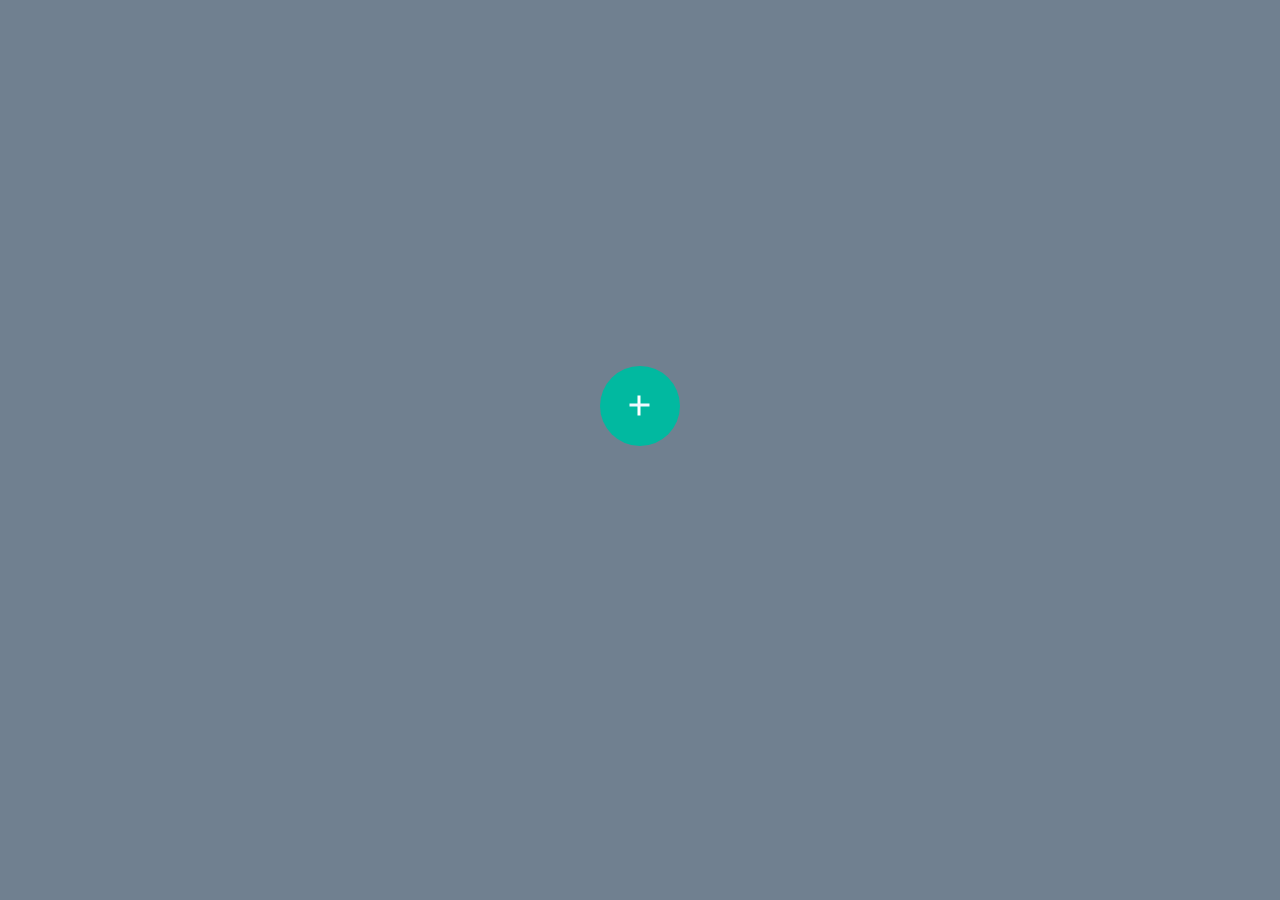
<file: Activador/index.html>
<link rel="stylesheet" href="styles.css">
<body>
    <div class="container" id="container">
        <div class="text" id="texto">
            <h1>Rafael Murrieta</h1>
            <p>Soy un apasionado del desarrollo web y mi sed de conocimiento me motiva a explorar este apasionante mundo día a día.
                 Desde mis primeros pasos en la programación, me he embarcado en un emocionante viaje de aprendizaje, expandiendo mis
                  habilidades en HTML, CSS y JavaScript, así como explorando bibliotecas y frameworks modernos como React y Vue. A</p>
        </div>
        <input type="checkbox" name="" id="boton" hidden>
        <label for="boton" id="circulo">
            <div></div>
            <div></div>
        </label>
    </div>
    <script src="index.js"></script>
</body>
</file>
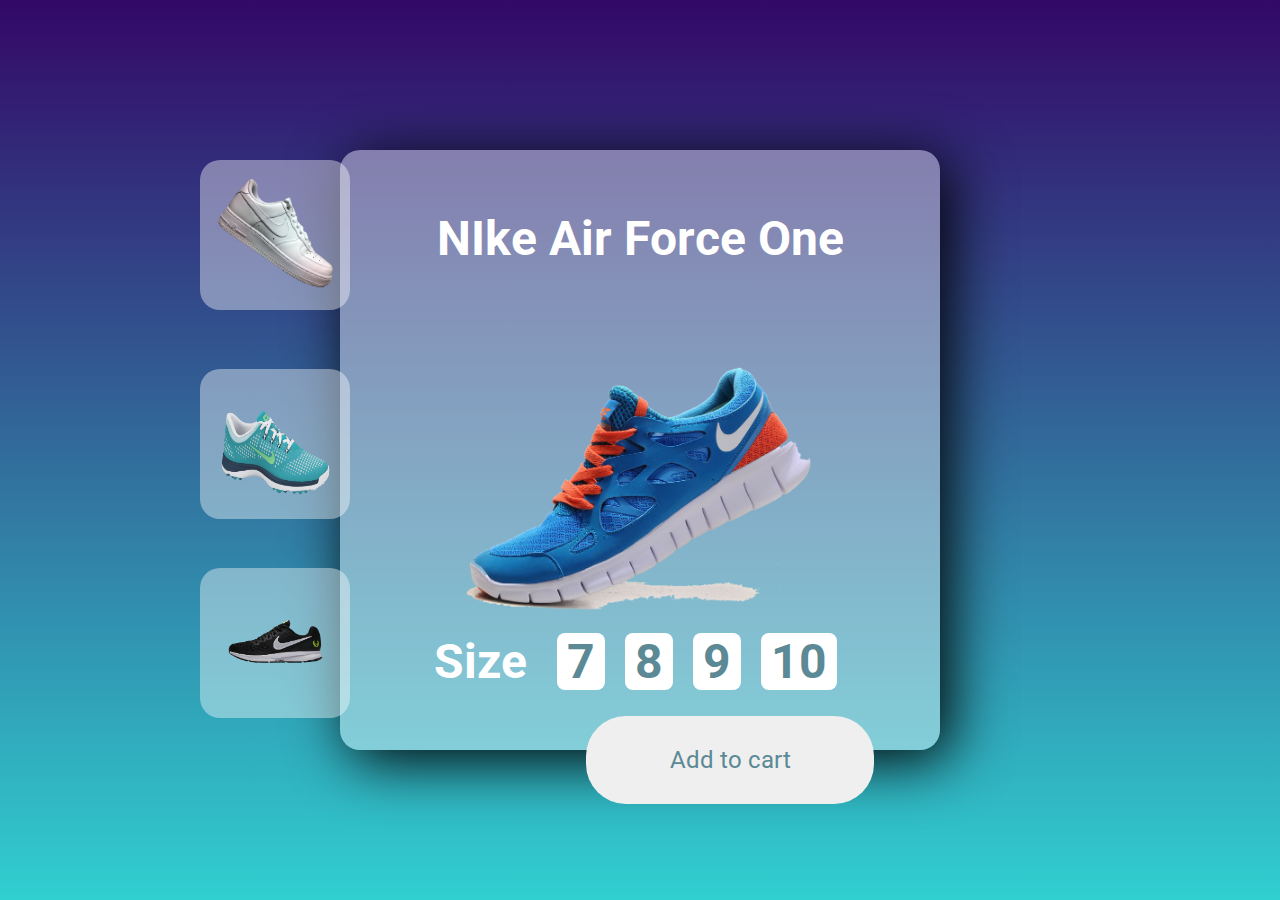
<file: card/index.html>
<!DOCTYPE html>
<html lang="en">
<head>
    <meta charset="UTF-8">
    <meta name="viewport" content="width=device-width, initial-scale=1.0">
    <title>Document</title>
    <link rel="stylesheet" href="syles.css">
</head>
<body>
    
    <div class="container">
        <div class="card-container">
        <div class="card">
            <div class="card-title">NIke Air Force One</div>
            <div class="card-img child1"><button><img src="images/2.png" alt="" id="child1"></button></div>
            <div class="card-img child2" ><button><img src="images/3.png" alt="" id="child2" ></button></div>
            <div class="card-img child3"><button><img src="images/5.png" alt="" id="child3" ></button></div>
            <div class="card-body"><img src="images/1.png" alt="" class="img-body" id="img-body"></div>
            <div class="card-size"><div class="title-size">Size</div> <div>7</div>
            <div>8</div>
            <div>9</div>
            <div>10</div></div>
            <div class="card-button">
                <button>Add to cart</button>
            </div>
        </div>
        
        </div>
    </div>      
    <script src="index.js"></script>
</body>
</html>
</file>
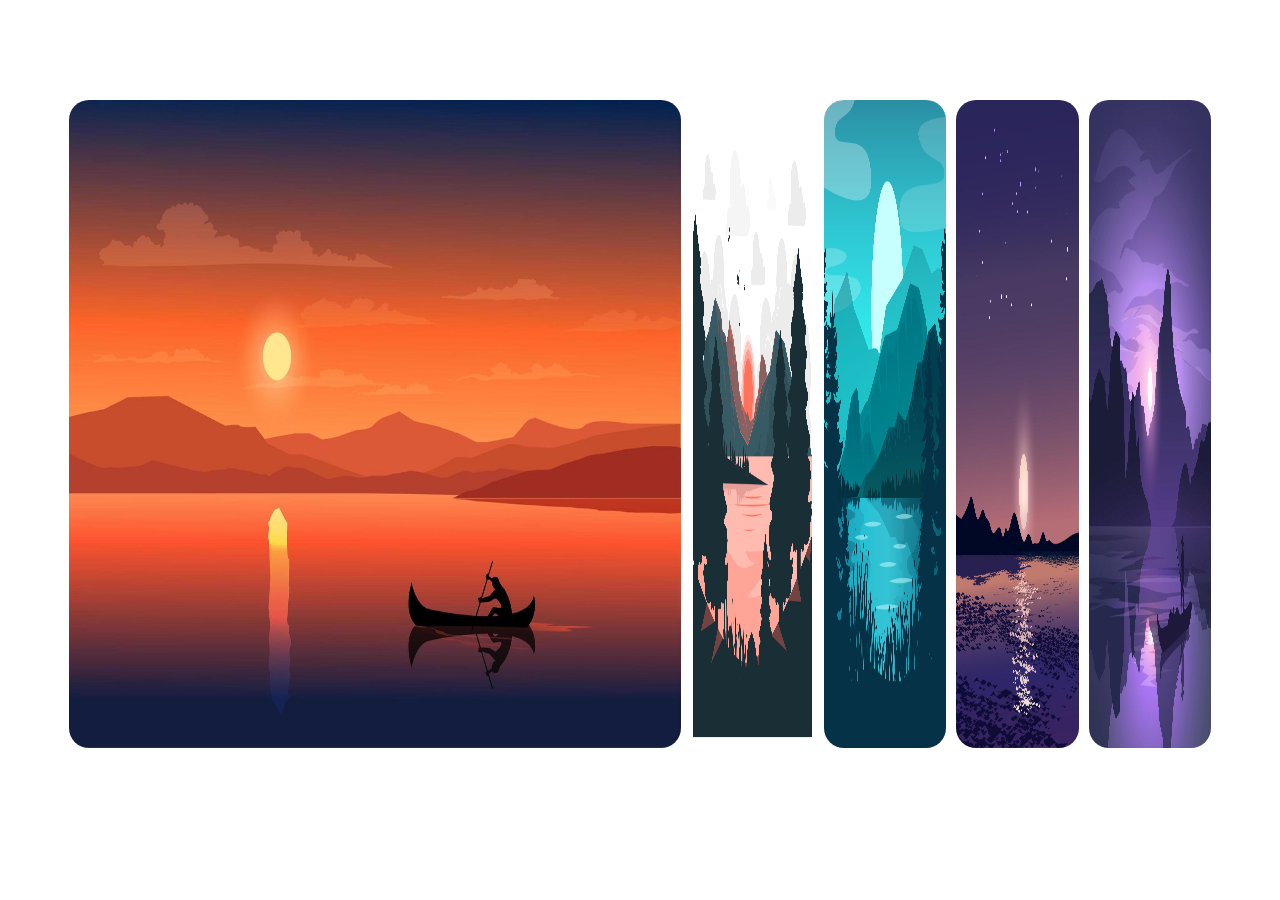
<file: Card_expanding/index.html>
<!DOCTYPE html>
<html lang="en">
<head>
    <meta charset="UTF-8">
    <meta name="viewport" content="width=device-width, initial-scale=1.0">
    <title>Cards</title>
    <link rel="stylesheet" href="styles.css">
</head>
<body>
    <div class="container">
        <div class="cards-container">
            <div class="card" id="select" style="width: 1000px;"><img src="images/sunset-with-man-on-canoe-vector.jpg" alt=""></div>
            <div class="card"><img src="images/8392211.jpg" alt=""></div>
            <div class="card"><img src="images/6969720_3452442.jpg" alt=""></div>
            <div class="card"> <img src="images/5.jpg  " id="svg" alt=""></div>
            <div class="card"><img src="images/sunset-landscape-at-lake-with-fisherman-vector.jpg" alt=""></div>
        </div>
    </div>
</body>
<script src="app.js"></script>
</html>
</file>
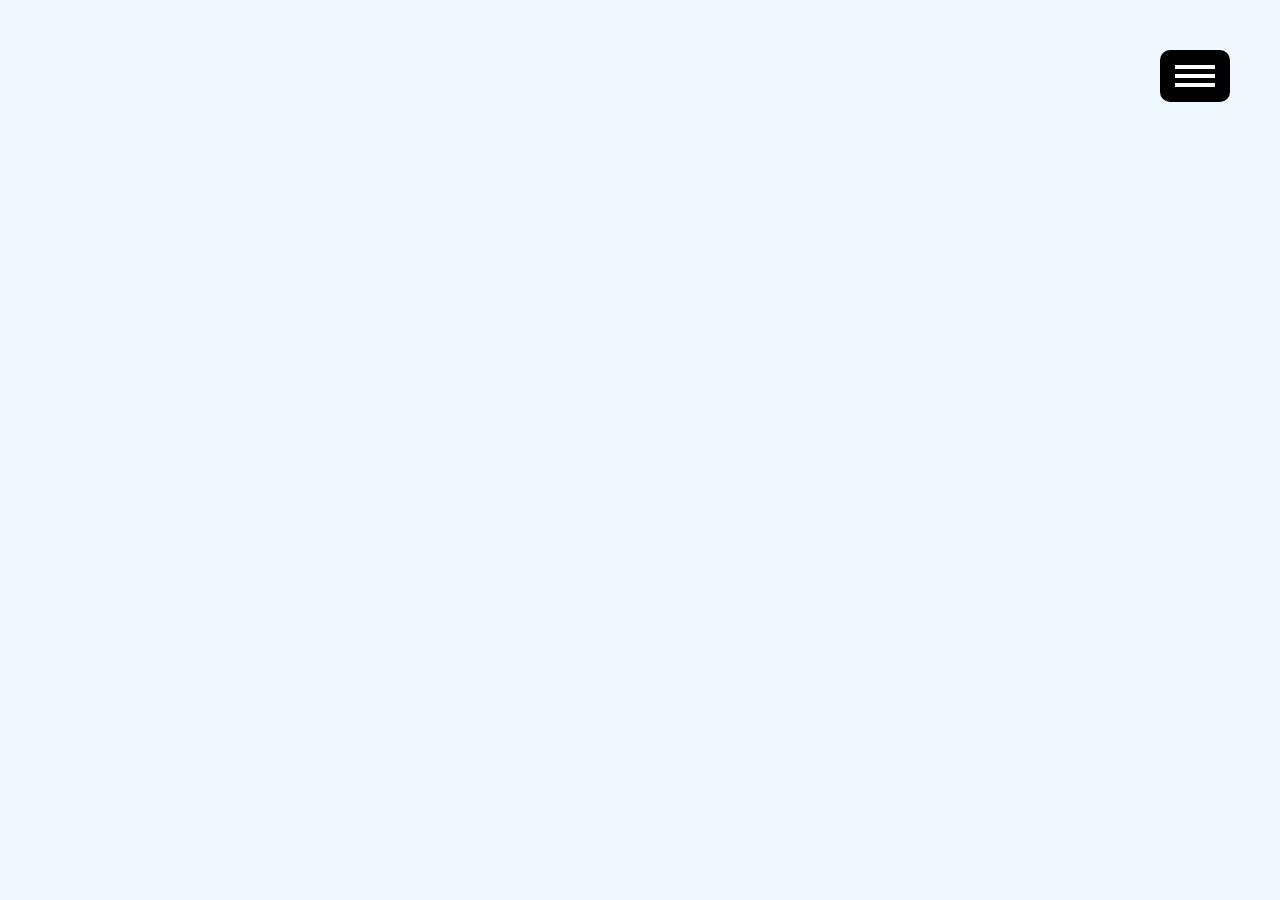
<file: hambuger/index.html>
<!DOCTYPE html>
<html lang="en">
<head>
    <meta charset="UTF-8">
    <meta name="viewport" content="width=device-width, initial-scale=1.0">
    <title>Document</title>
    <link rel="stylesheet" href="styles.css">
</head>
<body>
    <div class="body-menu">

    <div class="container-items">
        <div class="body-hambuger">
            <div class="container-ambuger" id="container-ambuger">
                <input type="checkbox" name="ambuger" id="ambuger" hidden>
                <label for="ambuger">
                    <span id="ambuger-span" class="ambuger-span"></span>
                    <span id="ambuger-span" class="ambuger-span"></span>
                    <span id="ambuger-span" class="ambuger-span"></span>
                </label>
            </div>
            </div>
            <div class="items-body" id="items-body">
            <div class="items">
            <div class="item" id="item-home"><h1 class="item-option">Home</h1></div>
            <div class="item" id="item-About"><h1 class="item-option">About</h1></div>
            <div class="item-Services item"><h1 class="item-option">Services</h1></div>
            <div class="item-portafolio item"><h1 class="item-option">Portafolio</h1></div>
            <div class="item-Team item"><h1 class="item-option">Team</h1></div>
            <div class="item-Contact item"><h1 class="item-option" >Contact</h1></div>
    </div>
    <div class="body-img" id="body-img">
        <img src="images/home.jpg" alt="">
    </div>
    </div>
    </div>
    </div>
<script src="index.js"></script>
</body>
</html>
</file>
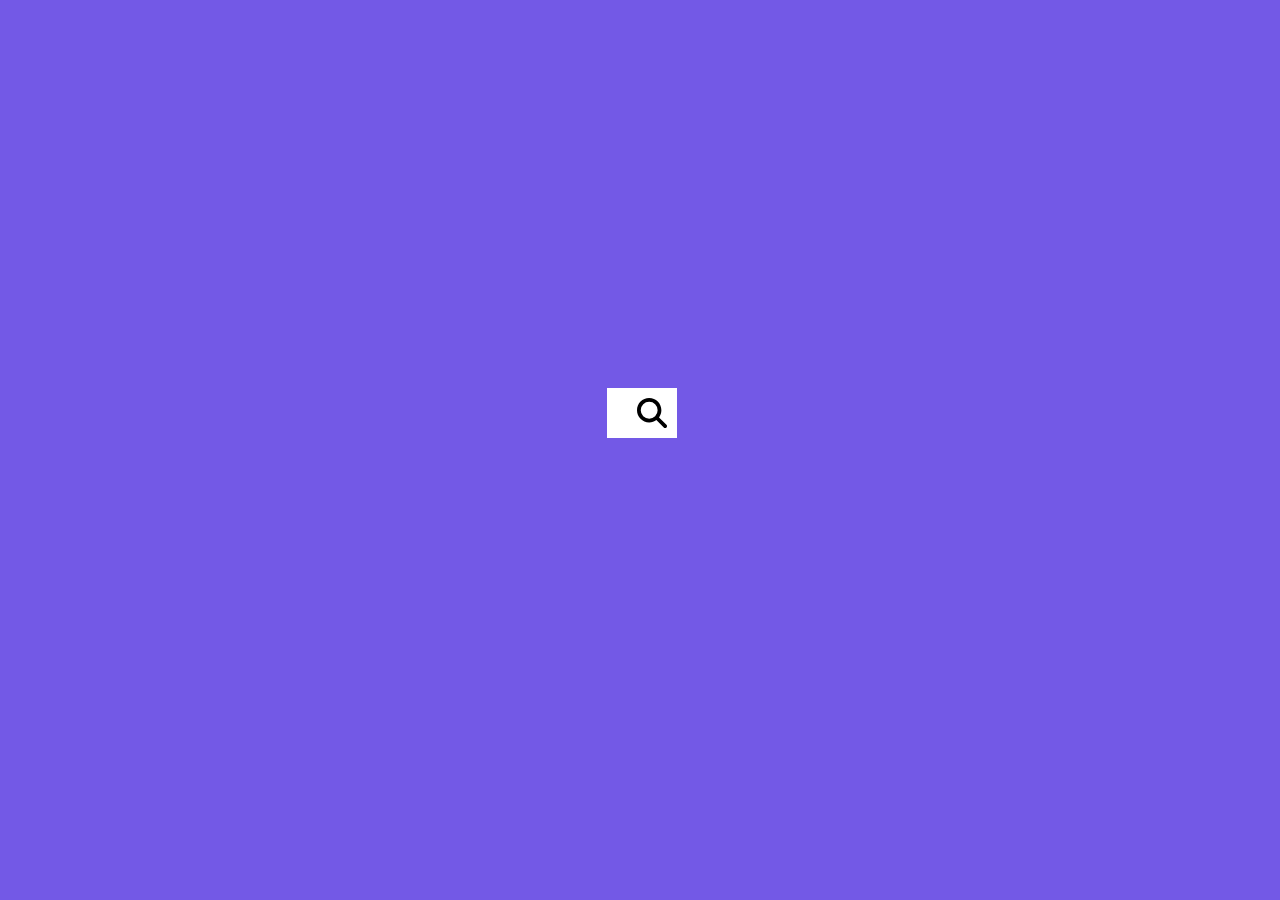
<file: hidden_search/index.html>
<!DOCTYPE html>
<html lang="en">
<head>
    <meta charset="UTF-8">
    <meta name="viewport" content="width=device-width, initial-scale=1.0">
    <title>Search</title>
    <link rel="stylesheet" href="style.css">
</head>
<body>
    <div class="container">
        <div class="input">
            <input type="text" name="" class="searchInp" id="searchInp" placeholder="Search...">
        </div>
        <button class="search" id="search">
            <img src="img/Fa6SolidMagnifyingGlass.svg" alt="">
        </button>
    </div>
</body>
<script src="app.js"></script>
</html>
</file>
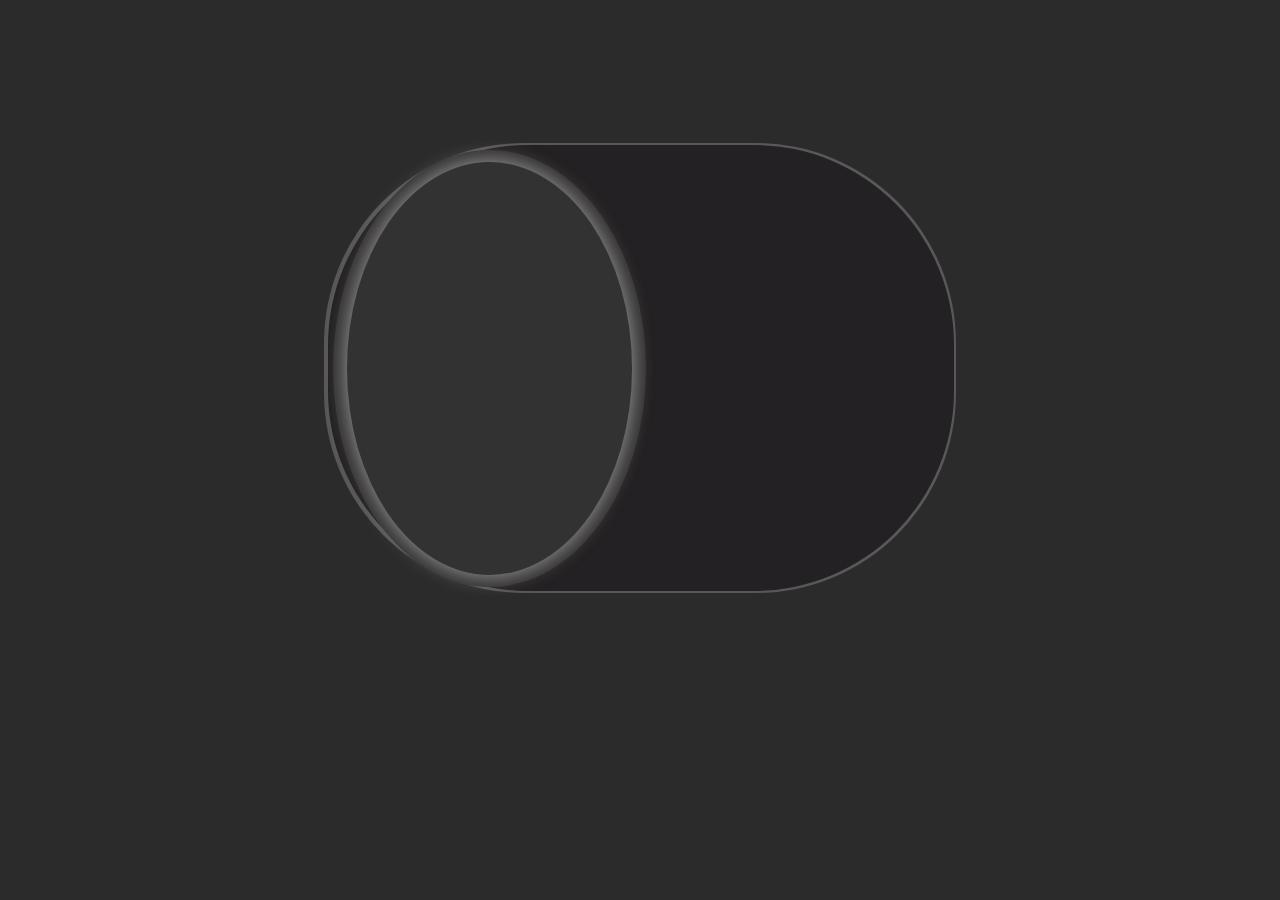
<file: modoOscuro/index.html>
<!DOCTYPE html>
<html lang="en">
<head>
    <meta charset="UTF-8">
    <meta name="viewport" content="width=device-width, initial-scale=1.0">
    <title>Document</title>
    <link rel="stylesheet" href="styles.css">
</head>
<body>
        <div class="button-container">
            <div class="button" id="boton">
               <div class="change" id="change">
                <button id="circle">
                    <div class="button-body" id="button-body">

                    </div>
                </button>
               </div>
            </div>
        </div>
    <script src="index.js"></script>
</body>
</html>
</file>
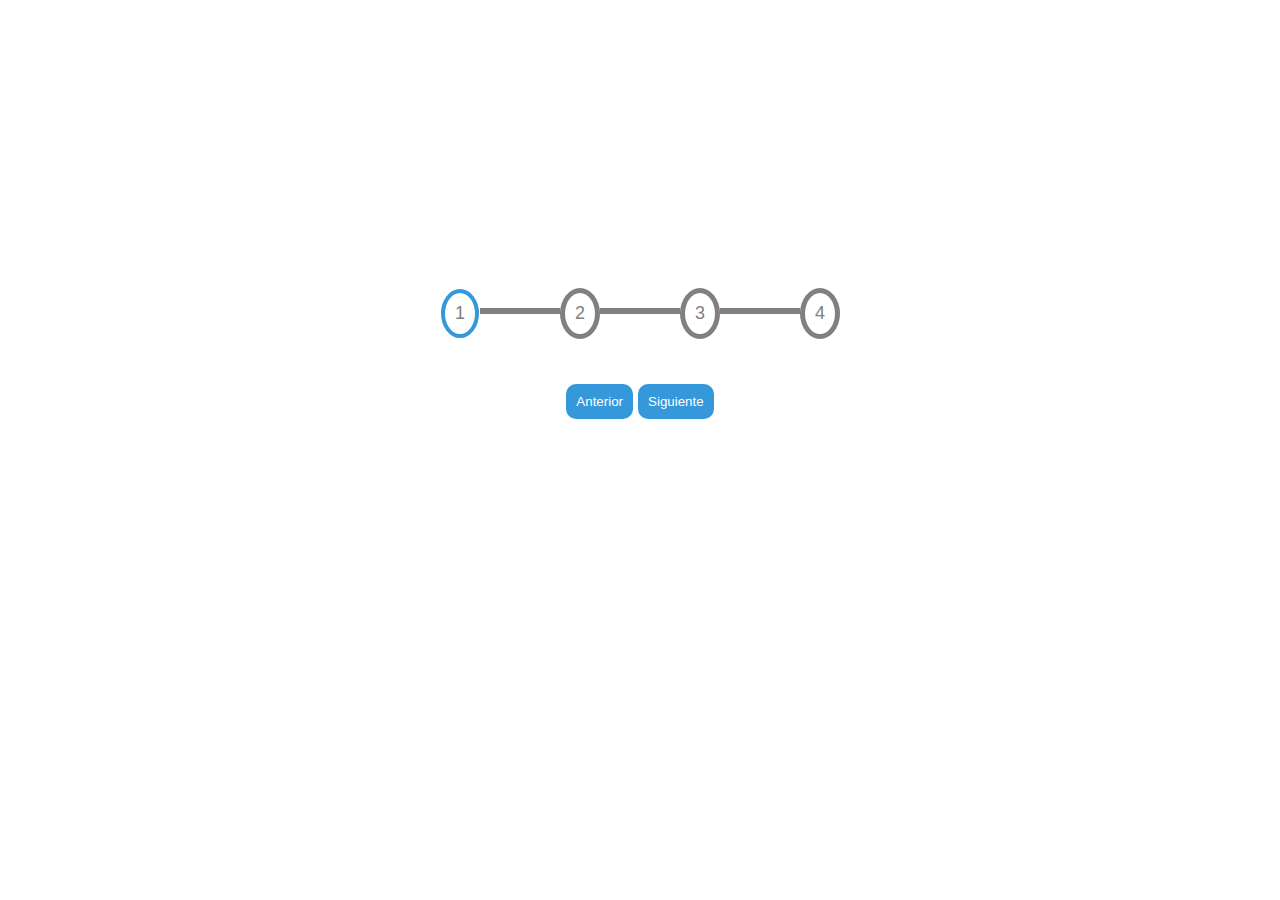
<file: progres/index.html>
<!DOCTYPE html>
<html lang="en">
<head>
    <meta charset="UTF-8">
    <meta name="viewport" content="width=device-width, initial-scale=1.0">
    <title>Progress</title>
    <link rel="stylesheet" href="style.css">
</head>
<body>
<div class="container">
    <div class="numbers">
        <span class="circle" style="box-shadow: 0px 0px 0px 4px #3498DB;" id="fill">1</span>
        <div class="line" id="0"></div>
        <span class="circle">2</span>
        <div class="line" id="1"></div>
        <span class="circle">3</span>
        <div class="line" id="2"></div>
        <span class="circle">4</span>
    </div>
    <div class="buttons">
        <button id="prew">Anterior</button>
        <button id="bef">Siguiente</button>
    </div>
</div>

</body>
<script src="app.js"></script>
</html>
</file>
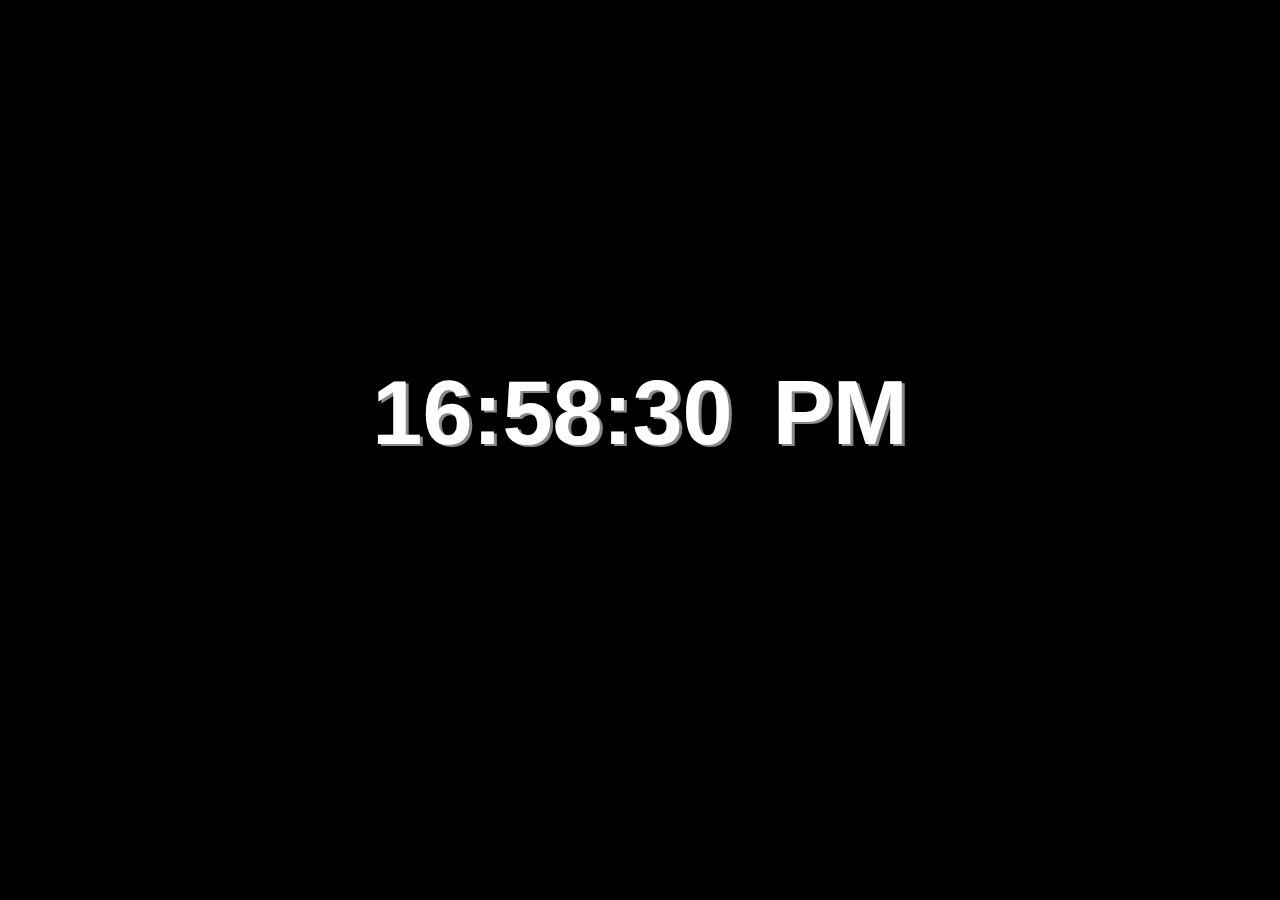
<file: RelojWeb/index.html>
<!DOCTYPE html>
<html lang="en">
<head>
    <meta charset="UTF-8">
    <meta name="viewport" content="width=device-width, initial-scale=1.0">
    <title>Reloj</title>
    <link rel="stylesheet" href="index.css">
</head>
<body>

<div class="contenedor">
        <h1 id="times"></h1>
        <h1 id="time"></h1>
</div>
    <script src="index.js"></script>
</body>
</html>
</file>
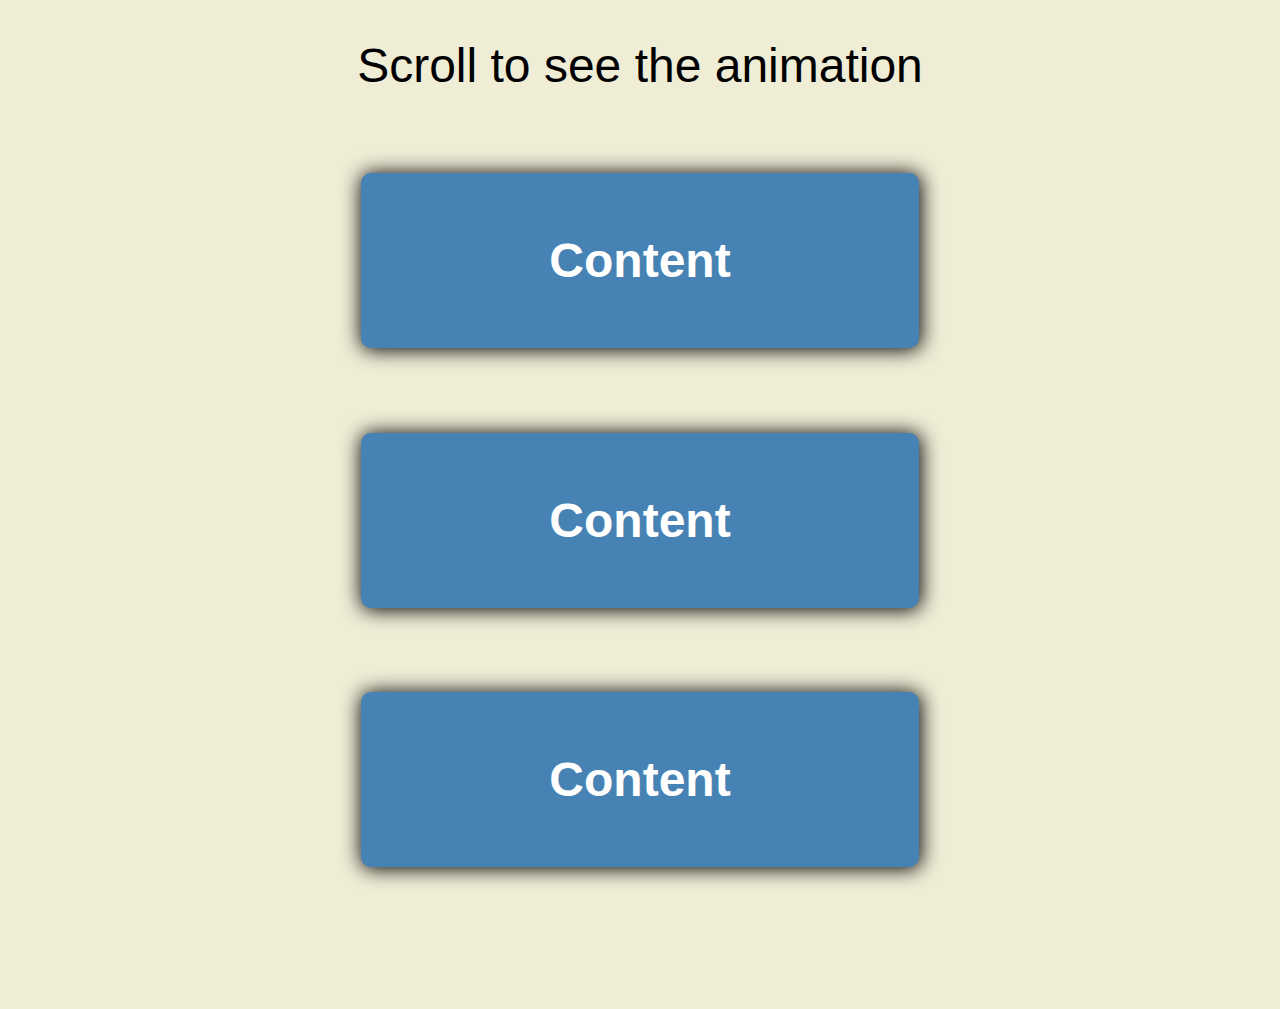
<file: scroll_animation/index.html>
<!DOCTYPE html>
<html lang="en">
<head>
    <meta charset="UTF-8">
    <meta name="viewport" content="width=device-width, initial-scale=1.0">
    <title>Document</title>
    <link rel="stylesheet" href="style.css">
</head>
<body>
    <div class="container" id="container">
        <span class="title">Scroll to see the animation</span>
    </div>
</body>
<script src="script.js"></script>
</html>
</file>
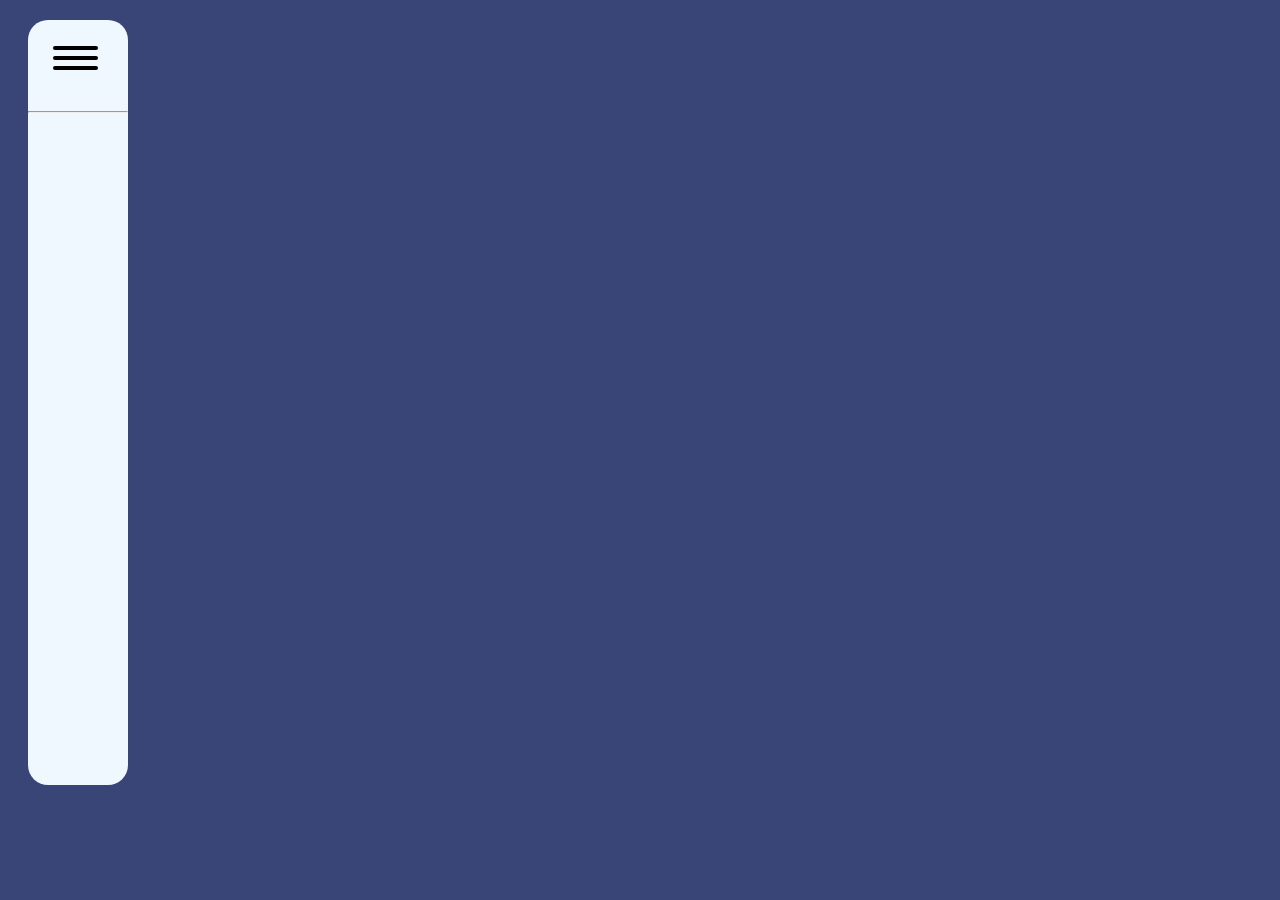
<file: sliderBar/index.html>
<!DOCTYPE html>
<html lang="en">
<head>
    <meta charset="UTF-8">
    <meta name="viewport" content="width=device-width, initial-scale=1.0">
    <title>SliderBar</title>
    <link rel="stylesheet" href="style.css">
</head>
<body>
    <div class="container">
        <div class="ambuger">
         <input type="checkbox" name="" id="butonMenu" hidden class="boton">
         <!--Se asigna que el checknox es de el label para que al precionarlo obtenga que la casilla esta marcada-->
         <label for="butonMenu">
            <div></div>
            <div></div>
            <div></div>
        </label>
        </div>
        <hr>
        <div class="icons">
            
            <div class="house" id="house">
                <input type="checkbox" name="" id="home"hidden>
                <label for="home">
                <svg xmlns="http://www.w3.org/2000/svg" width="40" height="40" fill="black" class="bi bi-house" viewBox="0 0 16 16" id="casita">
                    <path d="M8.707 1.5a1 1 0 0 0-1.414 0L.646 8.146a.5.5 0 0 0 .708.708L2 8.207V13.5A1.5 1.5 0 0 0 3.5 15h9a1.5 1.5 0 0 0 1.5-1.5V8.207l.646.647a.5.5 0 0 0 .708-.708L13 5.793V2.5a.5.5 0 0 0-.5-.5h-1a.5.5 0 0 0-.5.5v1.293L8.707 1.5ZM13 7.207V13.5a.5.5 0 0 1-.5.5h-9a.5.5 0 0 1-.5-.5V7.207l5-5 5 5Z" stroke="#0000"/>
                </svg>
                <span>Home</span>
            </label>
            </div>
            <div class="profile" id="profile">
                <input type="checkbox" name="" id="perfil" hidden>
                <label for="perfil" id="perfilZona">
                <svg xmlns="http://www.w3.org/2000/svg" width="40" height="40" fill="currentColor" class="bi bi-person-fill" viewBox="0 0 16 16" id="perfilIcon">
                    <path d="M3 14s-1 0-1-1 1-4 6-4 6 3 6 4-1 1-1 1H3Zm5-6a3 3 0 1 0 0-6 3 3 0 0 0 0 6Z"  stroke="#0000"/>
                  </svg>
                  <span>Profile</span>
                  </label>
            </div>
            <div class="chat" id="chat">
                <input type="checkbox" name="" id="chateanding" hidden>
                <label for="chateanding" id="mensaje">                
                    <svg xmlns="http://www.w3.org/2000/svg" width="40" height="40" fill="currentColor" class="bi bi-chat-fill" viewBox="0 0 16 16" id="iconMensaje">
                    <path d="M8 15c4.418 0 8-3.134 8-7s-3.582-7-8-7-8 3.134-8 7c0 1.76.743 3.37 1.97 4.6-.097 1.016-.417 2.13-.771 2.966-.079.186.074.394.273.362 2.256-.37 3.597-.938 4.18-1.234A9.06 9.06 0 0 0 8 15z"/>
                  </svg>
                  <span>Mensajes</span>
                </label>

            </div>
            <div class="camera" id="camera">
                <input type="checkbox" name="" id="cam" hidden>
                <label for="cam" id="camaraa">
                <svg xmlns="http://www.w3.org/2000/svg" width="40" height="40" fill="currentColor" class="bi bi-camera-fill" viewBox="0 0 16 16" id="iconcamara">
                    <path d="M10.5 8.5a2.5 2.5 0 1 1-5 0 2.5 2.5 0 0 1 5 0z"/>
                    <path d="M2 4a2 2 0 0 0-2 2v6a2 2 0 0 0 2 2h12a2 2 0 0 0 2-2V6a2 2 0 0 0-2-2h-1.172a2 2 0 0 1-1.414-.586l-.828-.828A2 2 0 0 0 9.172 2H6.828a2 2 0 0 0-1.414.586l-.828.828A2 2 0 0 1 3.172 4H2zm.5 2a.5.5 0 1 1 0-1 .5.5 0 0 1 0 1zm9 2.5a3.5 3.5 0 1 1-7 0 3.5 3.5 0 0 1 7 0z"/>
                  </svg>
                  <span>Camara</span>
                </label>
            </div>
            <div class="settings" id="settings">
                <input type="checkbox" name="" id="configuracion" hidden>
                <label for="configuracion">
                <svg xmlns="http://www.w3.org/2000/svg" width="40" height="40" fill="currentColor" class="bi bi-gear-fill" viewBox="0 0 16 16">
                    <path d="M9.405 1.05c-.413-1.4-2.397-1.4-2.81 0l-.1.34a1.464 1.464 0 0 1-2.105.872l-.31-.17c-1.283-.698-2.686.705-1.987 1.987l.169.311c.446.82.023 1.841-.872 2.105l-.34.1c-1.4.413-1.4 2.397 0 2.81l.34.1a1.464 1.464 0 0 1 .872 2.105l-.17.31c-.698 1.283.705 2.686 1.987 1.987l.311-.169a1.464 1.464 0 0 1 2.105.872l.1.34c.413 1.4 2.397 1.4 2.81 0l.1-.34a1.464 1.464 0 0 1 2.105-.872l.31.17c1.283.698 2.686-.705 1.987-1.987l-.169-.311a1.464 1.464 0 0 1 .872-2.105l.34-.1c1.4-.413 1.4-2.397 0-2.81l-.34-.1a1.464 1.464 0 0 1-.872-2.105l.17-.31c.698-1.283-.705-2.686-1.987-1.987l-.311.169a1.464 1.464 0 0 1-2.105-.872l-.1-.34zM8 10.93a2.929 2.929 0 1 1 0-5.86 2.929 2.929 0 0 1 0 5.858z"/>
                  </svg>
                  <span>Configuraciones</span>
                </label>
            </div>
        </div>
    </div>
<script src="index.js"></script>
</body>
</html>
</file>
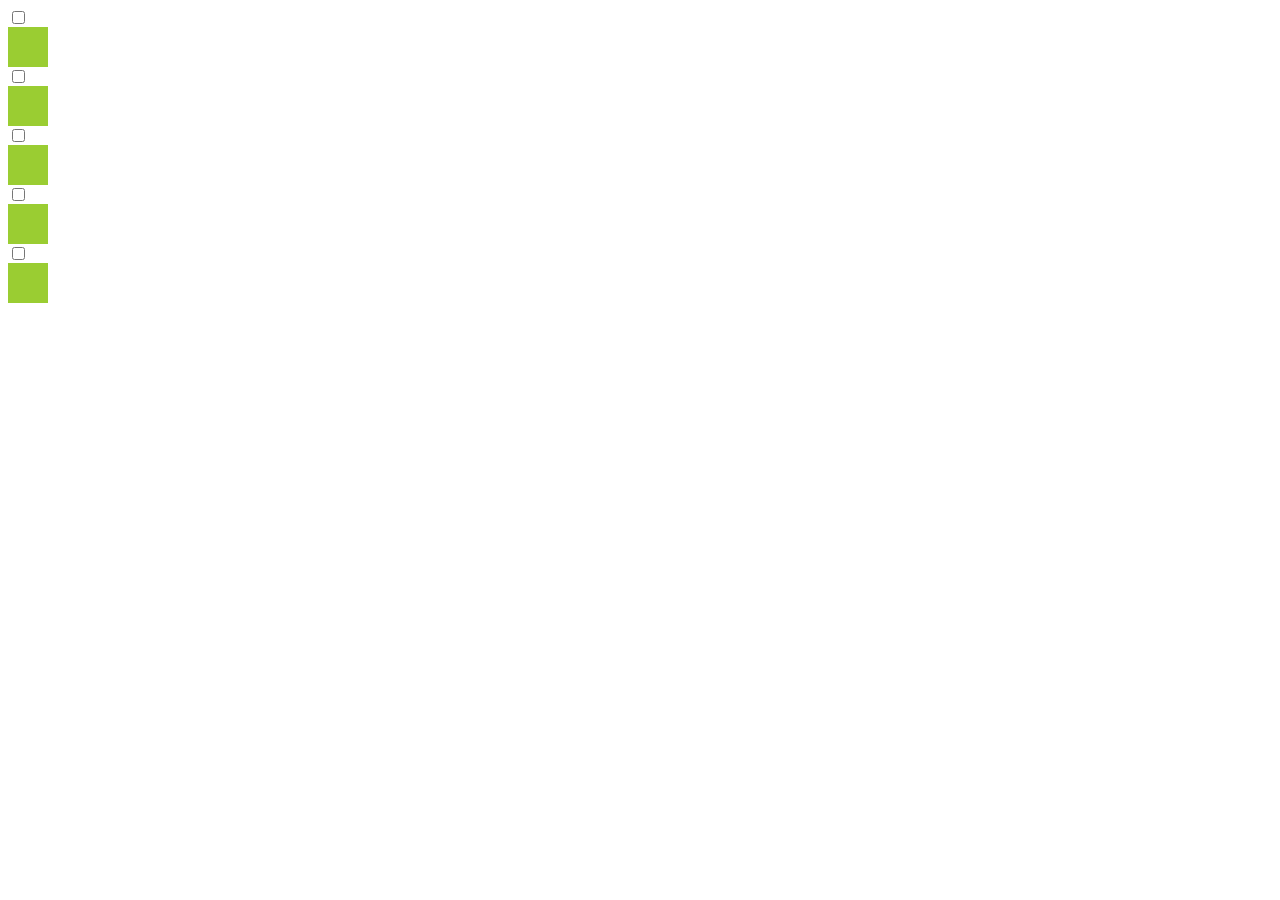
<file: sliderBar/pruba.html>
<style>
label div{
    width: 40px;
    height: 40px;
    background-color: yellowgreen;
}
</style>
<body>
    

<input type="checkbox" name="" id="uno">
<label for="uno"><div id="unoo"></div></label>

<input type="checkbox" name="" id="dos">
<label for="dos"><div></div></label>

<input type="checkbox" name="" id="tres">
<label for="tres"><div></div></label>

<input type="checkbox" name="" id="cuatro">
<label for="cuatro"><div></div></label>

<input type="checkbox" name="" id="cinco">
<label for="cinco"><div></div></label>
</body>
<script>
var one = document.getElementById('unoo')
var botones = document.querySelectorAll('input[type="checkbox"]');
var checkboxesActivos = [];

botones.forEach(function(checkbox) {
    checkbox.addEventListener('change', function() {
        if (checkbox.checked) {
            checkboxesActivos.push(checkbox.id);
            console.log(checkboxesActivos+ " ACTIVO");
            if (checkbox.id == "uno") {
                one.style.backgroundColor = "blue"
            }
           
        } else {
            var index = checkboxesActivos.indexOf(checkbox.id);
            console.log("index "+index+" "+checkboxesActivos );
            if (index !== -1) {
                //elimina un elemento que es el que esta marcado desde la posicion 1
                checkboxesActivos.splice(index, 1);
            }
        }
        
        botones.forEach(function(otroCheckbox) {
            if (otroCheckbox !== checkbox) {
                otroCheckbox.checked = false;
                if (otroCheckbox.id  =="uno") {
                    one.style.backgroundColor = ""
                }
            }
        });
    });
});




</script>
</file>
<file: Activador/styles.css>
body{
    background-color: slategrey;
}
.container{
    height: 90%;
    display: flex;
    flex-direction: column;
    align-items: center;
    justify-content: center;
}
.container label:hover{
    cursor: pointer;
}

.container label{
    transition: background-color 0.5s;
    display: flex;
    align-items: center;
    justify-content: center;
    background-color: #01B9A0;
    border-radius: 50%;
    width: 80px;
    height: 80px;
    animation: "" ease-in;
}

.container label div:nth-child(1){
    width:20px;
    height:3px;
    background-color: rgb(255, 255, 255);
    transform: rotate(90deg);
}
.container label div:nth-child(2){
    height: 20px;
    width: 3px;
    background-color: aliceblue;
    transform: rotate(90deg) translate(-1px,11px);
}
.container .text{
    color: white;
    font-family: 'Segoe UI', Tahoma, Geneva, Verdana, sans-serif;
    display: none;
    width: 300px;
    text-align: center;
    font-size: 1em;
    background-color: rgba(53,64,76,0.6);   
}
.text{
    padding: 30px;
    border-radius: 10px;
}


@keyframes bajarBoton{
    20%{
        transform: translateY(0px);
    }
    40%{
        transform: translateY(10px);
    }
   60%{
        transform: translateY(20px);
    }
    80%{
        transform: translateY(30px);
    }
    100%{
        transform: translateY(40px);
    }


}
</file>
<file: card/syles.css>
@import url('https://fonts.googleapis.com/css2?family=Roboto:ital,wght@1,900&display=swap');

body {
    display: flex;
    justify-content: center;
    align-items: center;
    height: 100vh; /* Esto asegura que el body ocupe toda la altura de la ventana */
    margin: 0; /* Elimina el margen predeterminado del body */
}
body{
    background-image: linear-gradient(to top, #30cfd0 0%, #330867 100%);
}

.container {
    display: flex;
    width: 600px;
    height: 600px;
    border-radius: 20px;
    background-color: rgba(255, 255, 255, 0.4);
    box-shadow: 10px 10px 60px black;
}
.card{
    position: relative;
    display: flex;
    flex-direction: column;
    align-items: center;
    text-align: center;
    text-align: center;
    font-size: 3em;
    font-weight: bold;
    color: white;
    font-family: 'Roboto', sans-serif;
}

.card-title{
    width: 100%;
    margin-top: 10%;
}
.card-title:hover{
    cursor:text
}

.card-body .img-body{
    margin-top: 90px;
    width: 60%;
    height: 60%;
}
.card-size{
    display: flex;
}
.card-size .title-size{
    background: none;
    color: white;
}
.card-size div{
    background-color: white;
    color:#5B8995;
    padding: 0px 10px;
    margin-right: 20px;
    border-radius: 8px;
}
.card-img{
    height: cover;
    display: grid;
    width: 30%;
}
.card-img button{
    cursor: pointer;
    width: 150px;
    height: 150px;
    background-color: rgba(255, 255, 255, 0.4);
    border-radius: 20px;
    padding: 10px;
    border: none;
}
.card img{
    width: 90%;
    height: 90%;
}
.card-img{
    left: -400px;
    position: absolute;
}
.child1{
    margin-top: 10px;
    left: -140px;
  }

.child2 {
    margin-top: 30px;   
    top: 35%;
    left: -140px;
  }
  
.child3 {
    margin-top: 40px;
    top: 70%;
    left: -140px;
  }

.card-button{
    width: 60%;
    height: 10%;
    position: absolute;
    bottom: -80px;
    right: 30px;
}
.card-button > button{
    width: 80%;
    padding: 30px;
    border-radius: 40px;
    font-size: 1.5rem;
    border: none;
    font-family: 'Roboto', sans-serif;
    color: #5B8995;

}
</file>
<file: Card_expanding/styles.css>
body{
    margin: 0;
    padding: 0;
    display: grid;
}

.container{
    display: flex;
    justify-content: center;
    align-items: center;
    margin: 5% auto;
    width: 90vw;
    height: 80vh;
}

.cards-container{
    width: 100%;
    height: 90%;
    display: flex;
    align-items: center;
    justify-content: center;
}

.cards-container .card{
    margin: 5px;
    width:200px;
    height: 100%;
    transition: width 0.5s;
}
.cards-container .card img{
    width: 100%;
    height: 100%;
    border-radius: 20px;
}
</file>
<file: hambuger/styles.css>
@import url('https://fonts.googleapis.com/css2?family=Roboto:ital,wght@1,900&display=swap');

body{
    display: grid;
    background-color: aliceblue;
    font-family:  sans-serif;
    margin:0;
    padding: 0;
    transition: background 0.5s;
}
.body-hambuger{
    display: flex;
    justify-content: end;
    align-items: end;
}
.container-ambuger{
    display: flex;
    width: auto;
    background-color: black;
    padding: 10px;
    margin: 30px;
    border-radius: 10px;
}
.container-ambuger span{
    transition: transform 0.5s;
    display: grid;
    background-color: rgb(255, 255, 255);
    width: 40px;
    height: 4px;
    margin: 5px;
}
.container-ambuger label{
    cursor: pointer;
}
.container-items{
    padding: 20px;
    width: auto;
    height: auto;
}
.container-items h1{
    cursor: pointer;
    opacity: 0.5;
    color: aliceblue;
    padding: 10px;
    font-size: 4rem;
    margin: 0px 350px 9px 100px;
}

.items-body{
    display: none;
}
.container-items img{
    width:100%;
    height: 100%;
}
.container-items .item{
    display: flex;
}
.body-img{
    display: none;
}

.container-ambuger input:checked ~ label > span:nth-child(1){
    transition: transform 0.5s;
    transform: rotate(45deg) translate(6px,5px) ;
}
.container-ambuger input:checked ~ label > span:nth-child(2){
    transition: opacity  0.5s;
   opacity: 0;
}
.container-ambuger input:checked ~ label > span:nth-child(3){
    transition: transform 0.5s;
    transform: rotate(-45deg) translate(6px, -7px) ;
}
</file>
<file: hidden_search/style.css>
body{
    background-color: #7359E6;
    display: flex;
    width: 99vw;
    height: 90vh;
    justify-content: center;
    align-items: center;
}

.container{
    display: flex;
    justify-content: center;
}
.container .input .searchInp{
    font-size: large;
    width: 0px;
    height: 30px;
    padding: 10px;
    border: none;    
    outline: none;
    transition: width 0.5s ease;
}
.container .search{
    cursor: pointer;
    border: none;
    height: 50px;
    background-color: white;
    padding: 10px;
}
.container .search img{
    z-index: 100;
    background-color: rgb(255, 255, 255);
    width: 30px;
}
</file>
<file: modoOscuro/styles.css>
body{
    background-color: #2C2B2C;
}
.button-container{
    width: 100%;
    height: 80vh;
    display: flex;
    align-items: center;
    justify-content: center;
}
.button{
    display: grid;
    align-items: center;
    height: 50vh;
    width: 50%;
    background-color: rgb(88, 88, 88);
    border-radius: 200px;
}
.change{
    width: 99%;
    height: 99%;
    z-index: 1;
    border-radius: 200px;
    margin: 4px;
}
button{
    transition: transform 0.5s ;
    border-radius: 50%;
    margin: 5px;
    width: 50%;
    height: 98%;
    border: none;
}
button .button-body{
    margin: auto;
    border-radius: 50%;
    height: 95%;
    width: 95%;
    box-shadow: 0 0 20px 1px rgba(255, 254, 254, 0.5);
}
</file>
<file: progres/style.css>
body{
    margin: 0;
    padding: 0;
    display: flex;
    align-items: center;
    justify-content: center;
    font-family: 'Gill Sans', 'Gill Sans MT', Calibri, 'Trebuchet MS', sans-serif;
    color: gray;
    font-size: large;
}


.container{
    margin: 10% auto;
    display: flex;
    flex-direction: column  ;
    justify-content: center;
    align-items: center;
    width: 90vw;
    height: 50vh;
}
.container .numbers{
    display: flex;
    justify-content: center;
    align-items: center;
}
.container .numbers span{
    margin: 5px;
    padding: 10px 10px;
    margin-bottom: 50px;
    transition: box-shadow 0.7s;
    box-shadow: 0px 0px 0px 5px gray;
    text-align: center;
    border-radius: 50%;
}
.container .numbers  div{
    margin-bottom: 50px;
    display: block;
    padding: 3px 40px;
    transition: background-color 0.7s;
    background-color: gray;
}

.container .buttons button{
    padding: 10px;
    border: none;
    background-color: #3498DB;
    color: white;
    cursor: pointer;
    border-radius: 10px;
}
</file>
<file: RelojWeb/index.css>
body{
    background-color: black;
}


.contenedor {
    width: 100%;
    height: 90vh;
    display: flex;
    justify-content: center;
    align-items: center;
}

.contenedor h1 {
    color: white;
    font-size: 90px;
    margin: 20px;
    font-weight: bold;
    font-family: Verdana, Geneva, Tahoma, sans-serif;
    text-shadow: 3px 2px #fff8;
}
</file>
<file: scroll_animation/style.css>
body{
    margin: 0;
    padding: 0;
    display: grid;
    align-items: center;
    font-family: Arial, Helvetica, sans-serif;
    background-color: #EFEDD6;
}

.title{
    color: rgb(0, 0, 0);
    text-align: center;
    font-size: 3rem;
    margin: 1rem;
    font-weight: 400;
}

.container{
    display: grid;
    align-items: center;
    justify-content: center;
    margin: 0 auto;
    height: 101vh;
    width: 99vw;
    margin-bottom: 100px;
}
.container .elementD span{
    color: white;
    font-weight: bold;
    font-size: 3rem;
}

.elementD{
    /* transition: right 0.5s; */
    position: relative;
    background-color: #4682B4;
    padding: 60px;
    text-align: center;
    margin: 20px;
    box-shadow: 1px 1px 20px 1px black;
    border-radius: 10px;
}
.container .zero span{
    color: white;
    font-weight: bold;
    font-size: 3rem;
}
.container .zeroI span{
    color: white;
    font-weight: bold;
    font-size: 3rem;
}

.zero{
    transition: right 1.5s;
    position: relative;
    background-color: #4682B4;
    padding: 60px;
    text-align: center;
    margin: 20px;
    box-shadow: 1px 1px 20px 1px black;
    border-radius: 10px;
}
.zeroI{
    transition: left 1.5s;
    position: relative;
    background-color: #4682B4;
    padding: 60px;
    text-align: center;
    margin: 20px;
    box-shadow: 1px 1px 20px 1px black;
    border-radius: 10px;
}
</file>
<file: sliderBar/style.css>
*{
    font-family: Verdana, Geneva, Tahoma, sans-serif;
}
body{
    background-color: rgb(56, 69, 118);
}

.container{
    transition:  width 0.5s;
    margin: 20px;
    width: 100px;
    height: 85vh;
    border-radius:20px;
    background-color: aliceblue;
}

.ambuger div {
    display: block;
    width: 25px;
    height: 2px;
    border-radius: 20px;
    margin: 6px 0;
    background-color: rgb(0, 0, 0);
    transition: 0.5s; /* Agrega una transición suave para un efecto más suave */
    cursor: pointer;
}
.ambuger {
    cursor: pointer;
    padding: 20px 10px;
    margin: 15px;
    width: 45px;
    transition: 0.5s;
    display: grid;
}

.ambuger input:checked ~ label > div:nth-child(1) {
    transform: rotate(45deg) translate(6px, 5px);
}

.ambuger input:checked ~ label > div:nth-child(2) {
    opacity: 0;
}

.ambuger input:checked ~ label > div:nth-child(3) {
    transform: rotate(-45deg) translate(9px, -7px);
}

.ambuger input {
    display: none;
}

.ambuger label > div {
    background-color: #000;
    height: 4px;
    width: 45px;
    margin: 6px 0;
    transition: 0.5s;
}
.icons{
    padding: 40px 40px;
    display: none;
}
.icons > div{ 
    margin: 30px 0 0 0;
    
}
.icons div label{
    padding: 10px;
    display: flex;
    cursor: pointer;
}

span{
    margin:auto;
}

.iconsViews{
    display: grid;
}
.conrainer-view{
    transition:  width 0.5s;
    width: 300px;
}
</file>
